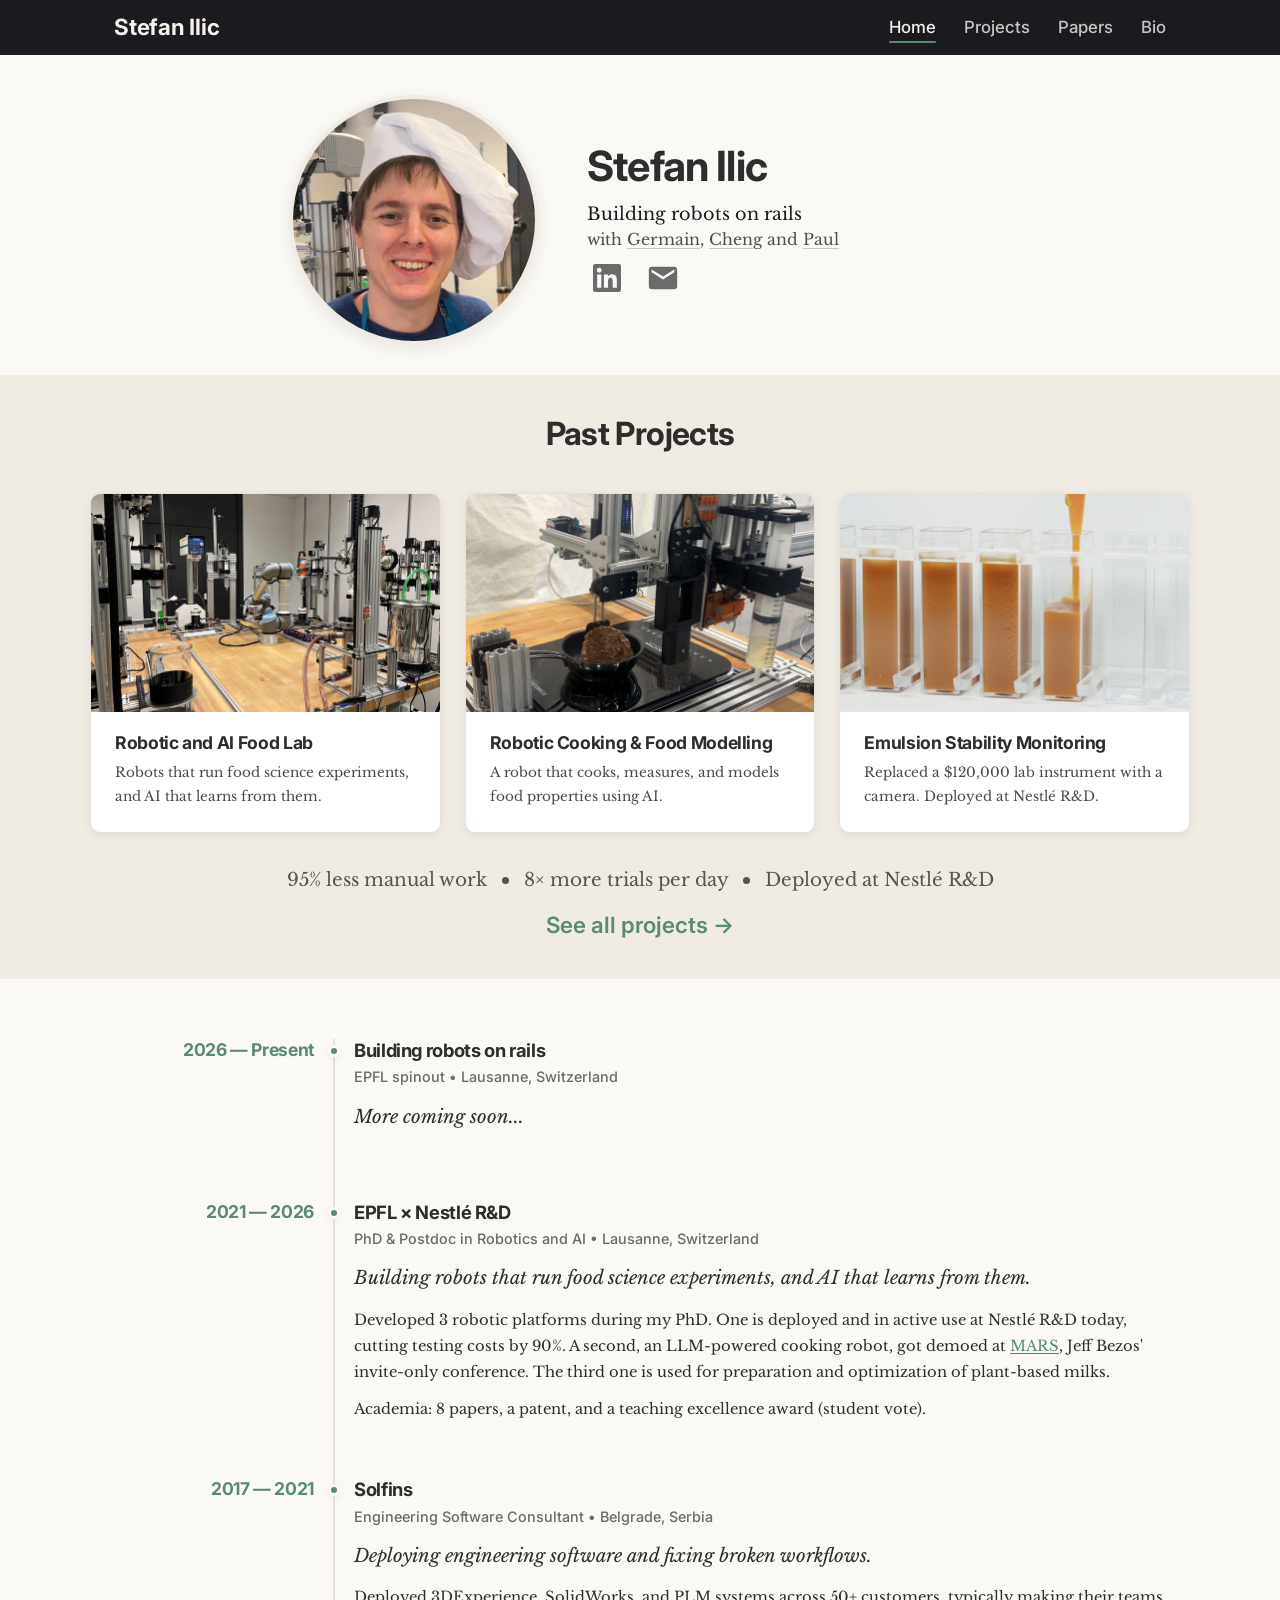
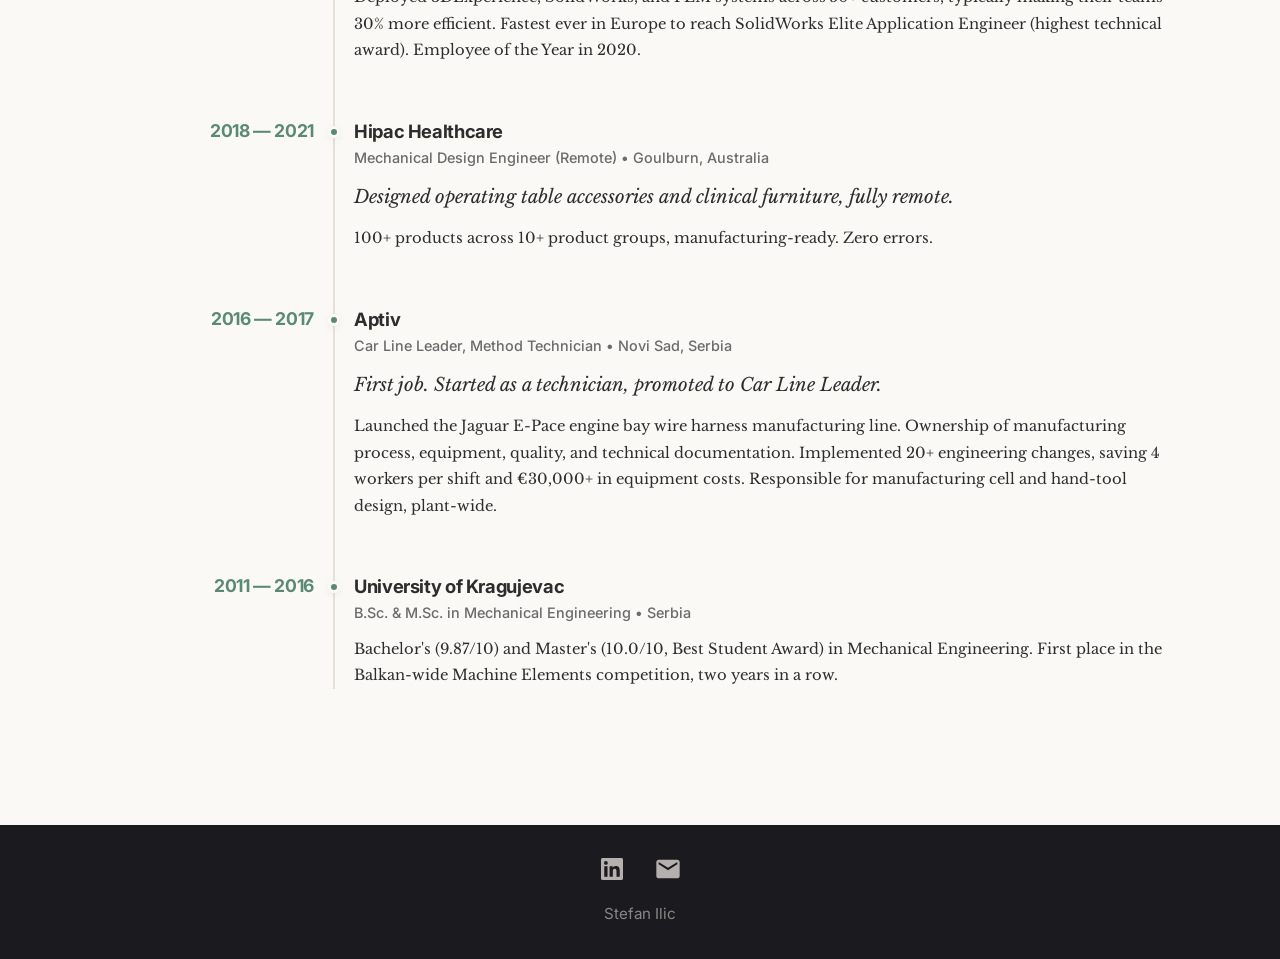
<file: index.html>
<!DOCTYPE html>
<html lang="en">
<head>
  <meta charset="UTF-8">
  <meta name="viewport" content="width=device-width, initial-scale=1.0">
  <title>Stefan Ilic</title>
  <meta name="description" content="Stefan Ilic — PhD & Postdoc in Robotics at EPFL, building robotic food labs with Nestlé R&D. Previously mechanical engineer, CAD consultant, and manufacturing line leader.">
  <meta property="og:title" content="Stefan Ilic — Robotics Researcher">
  <meta property="og:description" content="Teaching robots to cook. PhD & Postdoc at EPFL × Nestlé R&D.">
  <meta property="og:type" content="website">
  <link rel="icon" href="favicon.svg" type="image/svg+xml">
  <link rel="preconnect" href="https://fonts.googleapis.com">
  <link rel="preconnect" href="https://fonts.gstatic.com" crossorigin>
  <link href="https://fonts.googleapis.com/css2?family=Inter:wght@400;500;600;700&family=Libre+Baskerville:ital,wght@0,400;0,700;1,400&display=swap" rel="stylesheet">
  <link rel="stylesheet" href="styles.css">
</head>
<body>

  <!-- Navbar -->
  <nav class="navbar" role="navigation" aria-label="Main navigation">
    <div class="navbar-inner">
      <a href="index.html" class="navbar-brand">Stefan Ilic</a>
      <button class="hamburger" aria-label="Toggle navigation menu" aria-expanded="false">
        <span></span><span></span><span></span>
      </button>
      <ul class="navbar-links">
        <li><a href="index.html" class="active">Home</a></li>
        <li><a href="projects.html">Projects</a></li>
        <li><a href="papers.html">Papers</a></li>
        <li><a href="bio.html">Bio</a></li>
      </ul>
    </div>
  </nav>

  <main>
    <!-- Hero -->
    <section class="hero">
      <div class="hero-inner">
        <img src="images/profile.jpg" alt="Stefan Ilic" class="hero-photo">
        <div class="hero-text">
          <h1 class="hero-name">Stefan Ilic</h1>
          <p class="hero-tagline">Building robots on rails<br><span class="hero-team">with <a href="https://germainmeyer.com/" target="_blank" rel="noopener">Germain</a>, <a href="https://www.linkedin.com/in/cheng-pan-360a30188/" target="_blank" rel="noopener">Cheng</a> and <a href="https://www.linkedin.com/in/hung-hon-cheng-b24233254/" target="_blank" rel="noopener">Paul</a></span></p>
          <div class="hero-socials">
            <a href="https://www.linkedin.com/in/stefan-ilic-ch" aria-label="LinkedIn" target="_blank" rel="noopener">
              <svg viewBox="0 0 24 24"><path d="M20.447 20.452h-3.554v-5.569c0-1.328-.027-3.037-1.852-3.037-1.853 0-2.136 1.445-2.136 2.939v5.667H9.351V9h3.414v1.561h.046c.477-.9 1.637-1.85 3.37-1.85 3.601 0 4.267 2.37 4.267 5.455v6.286zM5.337 7.433a2.062 2.062 0 01-2.063-2.065 2.064 2.064 0 112.063 2.065zm1.782 13.019H3.555V9h3.564v11.452zM22.225 0H1.771C.792 0 0 .774 0 1.729v20.542C0 23.227.792 24 1.771 24h20.451C23.2 24 24 23.227 24 22.271V1.729C24 .774 23.2 0 22.222 0h.003z"/></svg>
            </a>
            <a href="mailto:stefan.ilic@epfl.ch" aria-label="Email">
              <svg viewBox="0 0 24 24"><path d="M20 4H4c-1.1 0-2 .9-2 2v12c0 1.1.9 2 2 2h16c1.1 0 2-.9 2-2V6c0-1.1-.9-2-2-2zm0 4l-8 5-8-5V6l8 5 8-5v2z"/></svg>
            </a>
          </div>
        </div>
      </div>
    </section>

    <!-- Past Projects -->
    <section class="building-section">
      <h2>Past Projects</h2>
      <div class="building-grid">

        <a href="projects.html#foodlab" class="building-card">
          <img src="images/foodlab.jpg" alt="Robotic food lab with UR5 robot arm" class="building-card-img" width="1400" height="875" loading="lazy">
          <h3>Robotic and AI Food Lab</h3>
          <p>Robots that run food science experiments, and AI that learns from them.</p>
        </a>

        <a href="projects.html#cooking" class="building-card">
          <img src="images/cooking.jpg" alt="Robotic cooking and food modelling system" class="building-card-img" width="1400" height="875" loading="lazy">
          <h3>Robotic Cooking &amp; Food Modelling</h3>
          <p>A robot that cooks, measures, and models food properties using AI.</p>
        </a>

        <a href="projects.html#emulsion" class="building-card">
          <img src="images/cv_stability.jpg" alt="Computer vision emulsion stability system" class="building-card-img" width="1400" height="875" loading="lazy">
          <h3>Emulsion Stability Monitoring</h3>
          <p>Replaced a $120,000 lab instrument with a camera. Deployed at Nestl&eacute; R&amp;D.</p>
        </a>

      </div>
      <p class="building-stats">95% less manual work &nbsp;&nbsp;<span class="stats-dot"></span>&nbsp;&nbsp; 8&times; more trials per day &nbsp;&nbsp;<span class="stats-dot"></span>&nbsp;&nbsp; Deployed at Nestl&eacute; R&amp;D</p>
      <p class="building-more"><a href="projects.html">See all projects &rarr;</a></p>
    </section>

    <!-- Timeline -->
    <section class="timeline-section">
      <div class="timeline container">

        <div class="timeline-entry">
          <span class="timeline-year">2026 &mdash; Present</span>
          <div class="timeline-marker"></div>
          <div class="timeline-content">
            <h3 class="timeline-title">Building robots on rails</h3>
            <p class="timeline-subtitle">EPFL spinout &bull; Lausanne, Switzerland</p>
            <p class="timeline-text timeline-lead">More coming soon...</p>
          </div>
        </div>

        <div class="timeline-entry">
          <span class="timeline-year">2021 &mdash; 2026</span>
          <div class="timeline-marker"></div>
          <div class="timeline-content">
            <h3 class="timeline-title">EPFL &times; Nestl&eacute; R&amp;D</h3>
            <p class="timeline-subtitle">PhD &amp; Postdoc in Robotics and AI &bull; Lausanne, Switzerland</p>
            <p class="timeline-text timeline-lead">
              Building robots that run food science experiments, and AI that learns from them.
            </p>
            <p class="timeline-text">
              Developed 3 robotic platforms during my PhD. One is deployed and in active use at Nestl&eacute; R&amp;D today, cutting testing costs by 90%. A second, an LLM-powered cooking robot, got demoed at <a href="https://marsconference.com/" target="_blank" rel="noopener">MARS</a>, Jeff Bezos' invite-only conference. The third one is used for preparation and optimization of plant-based milks.
            </p>
            <p class="timeline-text">
              Academia: 8 papers, a patent, and a teaching excellence award (student vote).
            </p>
          </div>
        </div>

        <div class="timeline-entry">
          <span class="timeline-year">2017 &mdash; 2021</span>
          <div class="timeline-marker"></div>
          <div class="timeline-content">
            <h3 class="timeline-title">Solfins</h3>
            <p class="timeline-subtitle">Engineering Software Consultant &bull; Belgrade, Serbia</p>
            <p class="timeline-text timeline-lead">
              Deploying engineering software and fixing broken workflows.
            </p>
            <p class="timeline-text">
              Deployed 3DExperience, SolidWorks, and PLM systems across 50+ customers, typically making their teams 30% more efficient. Fastest ever in Europe to reach SolidWorks Elite Application Engineer (highest technical award). Employee of the Year in 2020.
            </p>
          </div>
        </div>

        <div class="timeline-entry">
          <span class="timeline-year">2018 &mdash; 2021</span>
          <div class="timeline-marker"></div>
          <div class="timeline-content">
            <h3 class="timeline-title">Hipac Healthcare</h3>
            <p class="timeline-subtitle">Mechanical Design Engineer (Remote) &bull; Goulburn, Australia</p>
            <p class="timeline-text timeline-lead">
              Designed operating table accessories and clinical furniture, fully remote.
            </p>
            <p class="timeline-text">
              100+ products across 10+ product groups, manufacturing-ready. Zero errors.
            </p>
          </div>
        </div>

        <div class="timeline-entry">
          <span class="timeline-year">2016 &mdash; 2017</span>
          <div class="timeline-marker"></div>
          <div class="timeline-content">
            <h3 class="timeline-title">Aptiv</h3>
            <p class="timeline-subtitle">Car Line Leader, Method Technician &bull; Novi Sad, Serbia</p>
            <p class="timeline-text timeline-lead">
              First job. Started as a technician, promoted to Car Line Leader.
            </p>
            <p class="timeline-text">
              Launched the Jaguar E-Pace engine bay wire harness manufacturing line. Ownership of manufacturing process, equipment, quality, and technical documentation. Implemented 20+ engineering changes, saving 4 workers per shift and &euro;30,000+ in equipment costs. Responsible for manufacturing cell and hand-tool design, plant-wide.
            </p>
          </div>
        </div>

        <div class="timeline-entry">
          <span class="timeline-year">2011 &mdash; 2016</span>
          <div class="timeline-marker"></div>
          <div class="timeline-content">
            <h3 class="timeline-title">University of Kragujevac</h3>
            <p class="timeline-subtitle">B.Sc. &amp; M.Sc. in Mechanical Engineering &bull; Serbia</p>
            <p class="timeline-text">
              Bachelor's (9.87/10) and Master's (10.0/10, Best Student Award) in Mechanical Engineering. First place in the Balkan-wide Machine Elements competition, two years in a row.
            </p>
          </div>
        </div>

      </div>
    </section>

  </main>

  <!-- Footer -->
  <footer class="footer">
    <div class="footer-socials">
      <a href="https://www.linkedin.com/in/stefan-ilic-ch" aria-label="LinkedIn" target="_blank" rel="noopener">
        <svg viewBox="0 0 24 24"><path d="M20.447 20.452h-3.554v-5.569c0-1.328-.027-3.037-1.852-3.037-1.853 0-2.136 1.445-2.136 2.939v5.667H9.351V9h3.414v1.561h.046c.477-.9 1.637-1.85 3.37-1.85 3.601 0 4.267 2.37 4.267 5.455v6.286zM5.337 7.433a2.062 2.062 0 01-2.063-2.065 2.064 2.064 0 112.063 2.065zm1.782 13.019H3.555V9h3.564v11.452zM22.225 0H1.771C.792 0 0 .774 0 1.729v20.542C0 23.227.792 24 1.771 24h20.451C23.2 24 24 23.227 24 22.271V1.729C24 .774 23.2 0 22.222 0h.003z"/></svg>
      </a>
      <a href="mailto:stefan.ilic@epfl.ch" aria-label="Email">
        <svg viewBox="0 0 24 24"><path d="M20 4H4c-1.1 0-2 .9-2 2v12c0 1.1.9 2 2 2h16c1.1 0 2-.9 2-2V6c0-1.1-.9-2-2-2zm0 4l-8 5-8-5V6l8 5 8-5v2z"/></svg>
      </a>
    </div>
    <p class="footer-copy">Stefan Ilic</p>
  </footer>

  <script src="script.js"></script>
</body>
</html>
</file>
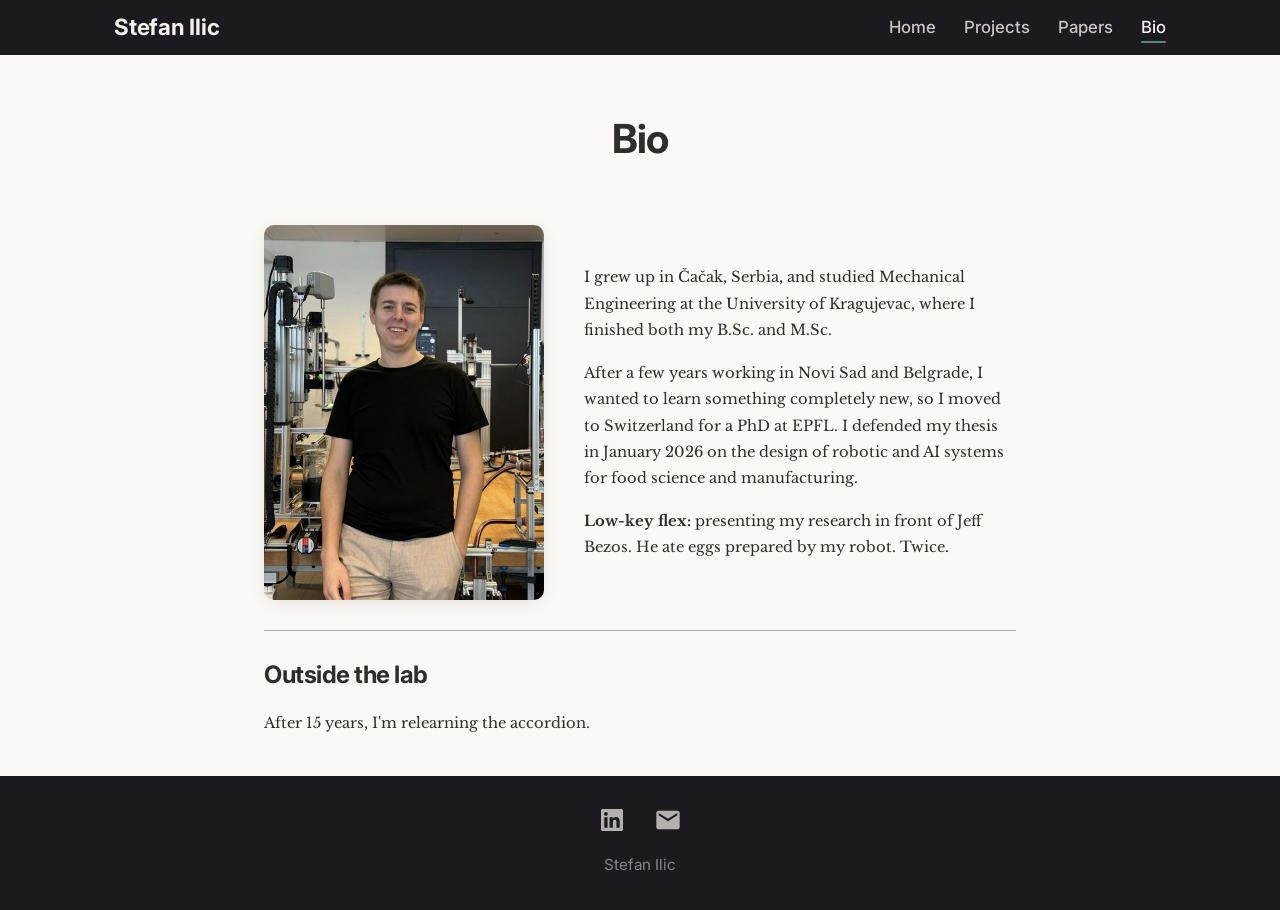
<file: bio.html>
<!DOCTYPE html>
<html lang="en">
<head>
  <meta charset="UTF-8">
  <meta name="viewport" content="width=device-width, initial-scale=1.0">
  <title>Stefan Ilic / Bio</title>
  <meta name="description" content="About Stefan Ilic — robotics researcher, mechanical engineer, and accordion player.">
  <meta property="og:title" content="Stefan Ilic / Bio">
  <meta property="og:description" content="About Stefan Ilic — the person behind the robots.">
  <meta property="og:type" content="website">
  <link rel="icon" href="favicon.svg" type="image/svg+xml">
  <link rel="preconnect" href="https://fonts.googleapis.com">
  <link rel="preconnect" href="https://fonts.gstatic.com" crossorigin>
  <link href="https://fonts.googleapis.com/css2?family=Inter:wght@400;500;600;700&family=Libre+Baskerville:ital,wght@0,400;0,700;1,400&display=swap" rel="stylesheet">
  <link rel="stylesheet" href="styles.css">
</head>
<body>

  <!-- Navbar -->
  <nav class="navbar" role="navigation" aria-label="Main navigation">
    <div class="navbar-inner">
      <a href="index.html" class="navbar-brand">Stefan Ilic</a>
      <button class="hamburger" aria-label="Toggle navigation menu" aria-expanded="false">
        <span></span><span></span><span></span>
      </button>
      <ul class="navbar-links">
        <li><a href="index.html">Home</a></li>
        <li><a href="projects.html">Projects</a></li>
        <li><a href="papers.html">Papers</a></li>
        <li><a href="bio.html" class="active">Bio</a></li>
      </ul>
    </div>
  </nav>

  <main>
    <section class="page-header">
      <h1>Bio</h1>
    </section>

    <section class="bio-section container--narrow">
      <div class="bio-intro">
        <img src="images/bio-photo.jpg" alt="Stefan Ilic" class="bio-photo" loading="lazy">
        <div class="bio-prose">
          <p>I grew up in &#268;a&#269;ak, Serbia, and studied Mechanical Engineering at the University of Kragujevac, where I finished both my B.Sc. and M.Sc.</p>
          <p>After a few years working in Novi Sad and Belgrade, I wanted to learn something completely new, so I moved to Switzerland for a PhD at EPFL. I defended my thesis in January 2026 on the design of robotic and AI systems for food science and manufacturing.</p>
          <p><strong>Low-key flex:</strong> presenting my research in front of Jeff Bezos. He ate eggs prepared by my robot. Twice.</p>
        </div>
      </div>

      <div class="bio-fun">
        <h2>Outside the lab</h2>
        <p>After 15 years, I'm relearning the accordion.</p>
      </div>
    </section>
  </main>

  <!-- Footer -->
  <footer class="footer">
    <div class="footer-socials">
      <a href="https://www.linkedin.com/in/stefan-ilic-ch" aria-label="LinkedIn" target="_blank" rel="noopener">
        <svg viewBox="0 0 24 24"><path d="M20.447 20.452h-3.554v-5.569c0-1.328-.027-3.037-1.852-3.037-1.853 0-2.136 1.445-2.136 2.939v5.667H9.351V9h3.414v1.561h.046c.477-.9 1.637-1.85 3.37-1.85 3.601 0 4.267 2.37 4.267 5.455v6.286zM5.337 7.433a2.062 2.062 0 01-2.063-2.065 2.064 2.064 0 112.063 2.065zm1.782 13.019H3.555V9h3.564v11.452zM22.225 0H1.771C.792 0 0 .774 0 1.729v20.542C0 23.227.792 24 1.771 24h20.451C23.2 24 24 23.227 24 22.271V1.729C24 .774 23.2 0 22.222 0h.003z"/></svg>
      </a>
      <a href="mailto:stefan.ilic@epfl.ch" aria-label="Email">
        <svg viewBox="0 0 24 24"><path d="M20 4H4c-1.1 0-2 .9-2 2v12c0 1.1.9 2 2 2h16c1.1 0 2-.9 2-2V6c0-1.1-.9-2-2-2zm0 4l-8 5-8-5V6l8 5 8-5v2z"/></svg>
      </a>
    </div>
    <p class="footer-copy">Stefan Ilic</p>
  </footer>

  <script src="script.js"></script>
</body>
</html>
</file>
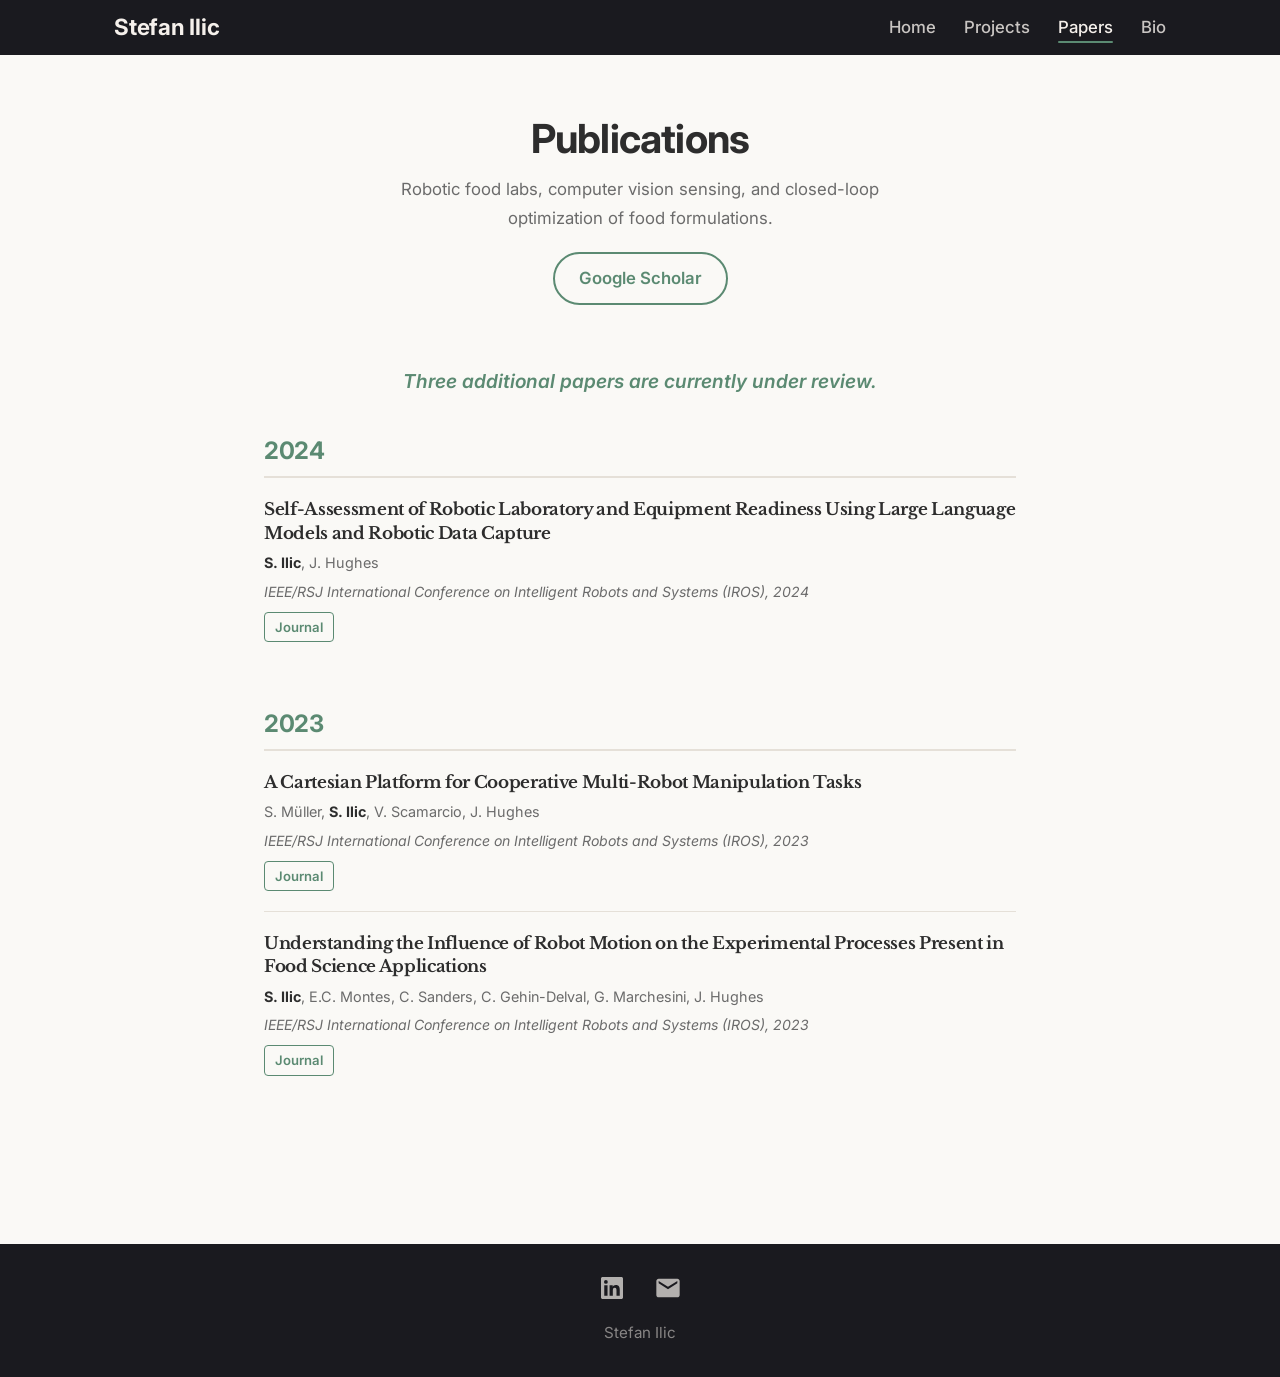
<file: papers.html>
<!DOCTYPE html>
<html lang="en">
<head>
  <meta charset="UTF-8">
  <meta name="viewport" content="width=device-width, initial-scale=1.0">
  <title>Stefan Ilic / Papers</title>
  <meta name="description" content="Scientific publications by Stefan Ilic — robotic food laboratories, computer vision sensing, and closed-loop optimization.">
  <meta property="og:title" content="Papers — Stefan Ilic">
  <meta property="og:description" content="Publications on robotic food labs, computer vision, and closed-loop optimization of food formulations.">
  <meta property="og:type" content="website">
  <link rel="icon" href="favicon.svg" type="image/svg+xml">
  <link rel="preconnect" href="https://fonts.googleapis.com">
  <link rel="preconnect" href="https://fonts.gstatic.com" crossorigin>
  <link href="https://fonts.googleapis.com/css2?family=Inter:wght@400;500;600;700&family=Libre+Baskerville:ital,wght@0,400;0,700;1,400&display=swap" rel="stylesheet">
  <link rel="stylesheet" href="styles.css">
</head>
<body>

  <!-- Navbar -->
  <nav class="navbar" role="navigation" aria-label="Main navigation">
    <div class="navbar-inner">
      <a href="index.html" class="navbar-brand">Stefan Ilic</a>
      <button class="hamburger" aria-label="Toggle navigation menu" aria-expanded="false">
        <span></span><span></span><span></span>
      </button>
      <ul class="navbar-links">
        <li><a href="index.html">Home</a></li>
        <li><a href="projects.html">Projects</a></li>
        <li><a href="papers.html" class="active">Papers</a></li>
        <li><a href="bio.html">Bio</a></li>
      </ul>
    </div>
  </nav>

  <main>
    <section class="page-header">
      <h1>Publications</h1>
      <p>Robotic food labs, computer vision sensing, and closed-loop optimization of food formulations.</p>
    </section>

    <div class="scholar-link">
      <a href="https://scholar.google.com/citations?user=HRpE92MAAAAJ&amp;hl=en" target="_blank" rel="noopener">Google Scholar</a>
    </div>

    <section class="papers-section container--narrow">

      <p class="papers-note">Three additional papers are currently under review.</p>

      <!-- 2024 -->
      <div class="papers-year-group">
        <h2 class="papers-year">2024</h2>

        <article class="paper-entry">
          <h3 class="paper-title">
Self-Assessment of Robotic Laboratory and Equipment Readiness Using Large Language Models and Robotic Data Capture
          </h3>
          <p class="paper-authors"><strong>S. Ilic</strong>, J. Hughes</p>
          <p class="paper-venue">IEEE/RSJ International Conference on Intelligent Robots and Systems (IROS), 2024</p>
          <div class="paper-links">
            <a href="https://ieeexplore.ieee.org/abstract/document/10802667" target="_blank" rel="noopener">Journal</a>
          </div>
        </article>

      </div>

      <!-- 2023 -->
      <div class="papers-year-group">
        <h2 class="papers-year">2023</h2>

        <article class="paper-entry">
          <h3 class="paper-title">
A Cartesian Platform for Cooperative Multi-Robot Manipulation Tasks
          </h3>
          <p class="paper-authors">S. M&uuml;ller, <strong>S. Ilic</strong>, V. Scamarcio, J. Hughes</p>
          <p class="paper-venue">IEEE/RSJ International Conference on Intelligent Robots and Systems (IROS), 2023</p>
          <div class="paper-links">
            <a href="https://ieeexplore.ieee.org/abstract/document/10342469" target="_blank" rel="noopener">Journal</a>
          </div>
        </article>

        <article class="paper-entry">
          <h3 class="paper-title">
Understanding the Influence of Robot Motion on the Experimental Processes Present in Food Science Applications
          </h3>
          <p class="paper-authors"><strong>S. Ilic</strong>, E.C. Montes, C. Sanders, C. Gehin-Delval, G. Marchesini, J. Hughes</p>
          <p class="paper-venue">IEEE/RSJ International Conference on Intelligent Robots and Systems (IROS), 2023</p>
          <div class="paper-links">
            <a href="https://ieeexplore.ieee.org/abstract/document/10341710" target="_blank" rel="noopener">Journal</a>
          </div>
        </article>
      </div>


    </section>
  </main>

  <!-- Footer -->
  <footer class="footer">
    <div class="footer-socials">
      <a href="https://www.linkedin.com/in/stefan-ilic-ch" aria-label="LinkedIn" target="_blank" rel="noopener">
        <svg viewBox="0 0 24 24"><path d="M20.447 20.452h-3.554v-5.569c0-1.328-.027-3.037-1.852-3.037-1.853 0-2.136 1.445-2.136 2.939v5.667H9.351V9h3.414v1.561h.046c.477-.9 1.637-1.85 3.37-1.85 3.601 0 4.267 2.37 4.267 5.455v6.286zM5.337 7.433a2.062 2.062 0 01-2.063-2.065 2.064 2.064 0 112.063 2.065zm1.782 13.019H3.555V9h3.564v11.452zM22.225 0H1.771C.792 0 0 .774 0 1.729v20.542C0 23.227.792 24 1.771 24h20.451C23.2 24 24 23.227 24 22.271V1.729C24 .774 23.2 0 22.222 0h.003z"/></svg>
      </a>
      <a href="mailto:stefan.ilic@epfl.ch" aria-label="Email">
        <svg viewBox="0 0 24 24"><path d="M20 4H4c-1.1 0-2 .9-2 2v12c0 1.1.9 2 2 2h16c1.1 0 2-.9 2-2V6c0-1.1-.9-2-2-2zm0 4l-8 5-8-5V6l8 5 8-5v2z"/></svg>
      </a>
    </div>
    <p class="footer-copy">Stefan Ilic</p>
  </footer>

  <script src="script.js"></script>
</body>
</html>
</file>
<file: styles.css>
/* ============================================
   Stefan Ilic — Personal Website
   ============================================ */

/* --- CSS Reset & Variables --- */
*, *::before, *::after {
  margin: 0;
  padding: 0;
  box-sizing: border-box;
}

:root {
  --bg-primary: #FAF9F6;
  --bg-secondary: #F0EBE3;
  --bg-dark: #2C2C34;
  --text-primary: #2D2D2D;
  --text-secondary: #6B6B6B;
  --text-on-dark: #F5F0EB;
  --accent: #5B8A72;
  --accent-hover: #4A7360;
  --shadow-sm: 0 2px 8px rgba(0,0,0,0.06);
  --shadow-md: 0 4px 16px rgba(0,0,0,0.08);
  --border: #E5E0D8;
  --radius: 10px;
  --nav-height: 55px;
}

html {
  scroll-behavior: smooth;
}

body {
  font-family: 'Inter', 'Helvetica Neue', sans-serif;
  font-size: 17px;
  line-height: 1.7;
  color: var(--text-primary);
  background: var(--bg-primary);
  -webkit-font-smoothing: antialiased;
  min-height: 100vh;
  display: flex;
  flex-direction: column;
}

h1, h2, h3, h4, h5, h6 {
  font-family: 'Inter', 'Helvetica Neue', sans-serif;
  letter-spacing: -0.02em;
  line-height: 1.2;
}

a {
  color: var(--accent);
  text-decoration: none;
  transition: color 0.2s ease;
}

a:hover {
  color: var(--accent-hover);
}

img {
  max-width: 100%;
  height: auto;
}

/* --- Navbar --- */
.navbar {
  position: fixed;
  top: 0;
  left: 0;
  right: 0;
  height: var(--nav-height);
  background: #1a1a1f;
  z-index: 1000;
  transition: box-shadow 0.3s ease;
  display: flex;
  align-items: center;
  justify-content: center;
}

.navbar.scrolled {
  box-shadow: 0 2px 20px rgba(0,0,0,0.15);
}

.navbar-inner {
  width: 100%;
  max-width: 1100px;
  padding: 0 24px;
  display: flex;
  align-items: center;
  justify-content: space-between;
}

.navbar-brand {
  font-size: 1.4rem;
  font-weight: 700;
  color: var(--text-on-dark);
  text-decoration: none;
  letter-spacing: -0.01em;
}

.navbar-brand:hover {
  color: #fff;
}

.navbar-links {
  display: flex;
  gap: 28px;
  list-style: none;
}

.navbar-links a {
  font-size: 1.05rem;
  font-weight: 500;
  color: var(--text-on-dark);
  text-decoration: none;
  padding: 4px 0;
  position: relative;
  opacity: 0.8;
  transition: opacity 0.2s ease;
}

.navbar-links a:hover,
.navbar-links a.active {
  opacity: 1;
}

.navbar-links a.active::after {
  content: '';
  position: absolute;
  bottom: -2px;
  left: 0;
  right: 0;
  height: 2px;
  background: var(--accent);
  border-radius: 1px;
}

.hamburger {
  display: none;
  flex-direction: column;
  gap: 5px;
  cursor: pointer;
  background: none;
  border: none;
  padding: 4px;
}

.hamburger span {
  display: block;
  width: 24px;
  height: 2px;
  background: var(--text-on-dark);
  border-radius: 2px;
  transition: transform 0.3s ease, opacity 0.3s ease;
}

.hamburger.open span:nth-child(1) {
  transform: translateY(7px) rotate(45deg);
}

.hamburger.open span:nth-child(2) {
  opacity: 0;
}

.hamburger.open span:nth-child(3) {
  transform: translateY(-7px) rotate(-45deg);
}

/* --- Main Content --- */
main {
  margin-top: var(--nav-height);
  flex: 1;
}

.container {
  max-width: 1100px;
  margin: 0 auto;
  padding: 0 24px;
}

.container--narrow {
  max-width: 800px;
  margin: 0 auto;
  padding: 0 24px;
}

/* --- Hero Section (Karpathy-style) --- */
.hero {
  padding: 40px 24px 30px;
  max-width: 750px;
  margin: 0 auto;
}

.hero-inner {
  display: flex;
  align-items: center;
  gap: 48px;
}

.hero-photo {
  width: 250px;
  height: 250px;
  border-radius: 50%;
  object-fit: cover;
  object-position: 55% center;
  border: 4px solid var(--bg-secondary);
  box-shadow: var(--shadow-md);
  flex-shrink: 0;
}

.hero-text {
  flex: 1;
  display: flex;
  flex-direction: column;
  justify-content: center;
}

.hero-name {
  font-size: 2.6rem;
  font-weight: 700;
  margin-bottom: 10px;
  color: var(--text-primary);
}

.hero-tagline {
  font-family: 'Libre Baskerville', Georgia, serif;
  font-size: 1.1rem;
  color: #1a1a1f;
  line-height: 1.4;
  margin-bottom: 6px;
}

.hero-team {
  font-size: 0.9em;
  color: #4F4F4F;
}

.hero-team a {
  color: inherit;
  text-decoration: underline;
  text-decoration-color: rgba(107, 107, 107, 0.35);
  text-underline-offset: 3px;
}

.hero-team a:hover {
  color: var(--accent);
  text-decoration-color: var(--accent);
}

.hero-affiliation {
  font-family: 'Libre Baskerville', Georgia, serif;
  font-size: 1.1rem;
  color: var(--text-primary);
  line-height: 1.7;
  margin-bottom: 10px;
  opacity: 0.7;
}

.hero-socials {
  display: flex;
  gap: 16px;
  flex-wrap: wrap;
  align-items: center;
}

.hero-socials a {
  display: flex;
  align-items: center;
  justify-content: center;
  width: 40px;
  height: 40px;
  border-radius: 50%;
  color: var(--text-secondary);
  transition: all 0.2s ease;
}

.hero-socials a:hover {
  color: var(--text-primary);
  transform: translateY(-2px);
}

.hero-socials svg {
  width: 28px;
  height: 28px;
  fill: currentColor;
}

.hero-socials a:last-child svg {
  width: 34px;
  height: 34px;
}

/* --- What I'm Building --- */
.building-section {
  padding: 40px 24px 35px;
  background: var(--bg-secondary);
}

.building-section h2 {
  text-align: center;
  font-size: 2rem;
  margin-bottom: 40px;
  color: var(--text-primary);
}

.building-grid {
  display: grid;
  grid-template-columns: repeat(3, 1fr);
  gap: 24px;
  max-width: 1100px;
  margin: 0 auto;
}

.building-card {
  background: #fff;
  border-radius: var(--radius);
  overflow: hidden;
  border: 1px solid var(--border);
  box-shadow: var(--shadow-sm);
  transition: transform 0.2s ease, box-shadow 0.2s ease;
  text-decoration: none;
  display: block;
}

.building-card:hover {
  transform: translateY(-7px);
  box-shadow: var(--shadow-md);
}

.building-card-img {
  width: 100%;
  aspect-ratio: 16 / 10;
  object-fit: cover;
  display: block;
}

.building-card h3 {
  font-size: 1.1rem;
  font-weight: 700;
  color: var(--text-primary);
  margin: 20px 24px 8px;
}

.building-card p {
  font-family: 'Libre Baskerville', Georgia, serif;
  font-size: 0.85rem;
  color: #4a4a4a;
  line-height: 1.7;
  margin: 0 24px 24px;
}

.building-stats {
  text-align: center;
  font-family: 'Libre Baskerville', Georgia, serif;
  font-size: 1.15rem;
  color: #555555;
  margin-top: 32px;
  line-height: 1.6;
}

.stats-dot {
  display: inline-block;
  width: 7px;
  height: 7px;
  background: #555555;
  border-radius: 50%;
  vertical-align: middle;
}

.building-more {
  text-align: center;
  margin-top: 12px;
}

.building-more a {
  font-size: 1.40rem;
  font-weight: 600;
  color: var(--accent);
}

.building-more a:hover {
  color: var(--accent-hover);
}

/* --- Timeline --- */
.timeline-section {
  padding: 60px 24px 80px;
}

.timeline {
  position: relative;
  max-width: 1100px;
}

.timeline-entry {
  display: grid;
  grid-template-columns: 200px 20px 1fr;
  gap: 0 10px;
  padding-bottom: 56px;
  position: relative;
}

.timeline-year {
  font-size: 1.1rem;
  font-weight: 700;
  color: var(--accent);
  text-align: right;
  padding-top: 0;
  line-height: 1.3;
  letter-spacing: -0.02em;
}

.timeline-marker {
  position: relative;
  display: flex;
  justify-content: center;
}

.timeline-marker::before {
  content: '';
  position: absolute;
  top: 0;
  bottom: -56px;
  width: 2px;
  background: var(--border);
}

.timeline-entry:last-child .timeline-marker::before {
  bottom: 0;
}

.timeline-marker::after {
  content: '';
  position: relative;
  top: 6px;
  width: 12px;
  height: 12px;
  background: var(--accent);
  border: 3px solid var(--bg-primary);
  border-radius: 50%;
  box-shadow: var(--shadow-sm);
  z-index: 1;
  flex-shrink: 0;
}

.timeline-content {
  padding-top: 0;
}

.timeline-title {
  font-size: 1.15rem;
  font-weight: 700;
  margin-bottom: 4px;
  color: var(--text-primary);
}

.timeline-subtitle {
  font-size: 0.9rem;
  font-weight: 500;
  color: var(--text-secondary);
  margin-bottom: 10px;
}

.timeline-text {
  font-family: 'Libre Baskerville', Georgia, serif;
  font-size: 0.92rem;
  color: var(--text-primary);
  line-height: 1.8;
}

.timeline-lead {
  font-size: 1.15rem;
  font-style: italic;
  color: var(--text-primary);
  margin-bottom: 12px;
}

.timeline-text + .timeline-text {
  margin-top: 10px;
}

.timeline-text a {
  text-decoration: underline;
  text-decoration-color: var(--accent);
  text-underline-offset: 2px;
}

/* --- Portfolio Gallery --- */
.portfolio-section {
  padding: 80px 24px 100px;
  background: var(--bg-secondary);
  border-top: 1px solid var(--border);
}

.portfolio-header {
  text-align: center;
  max-width: 600px;
  margin: 0 auto 48px;
}

.portfolio-header h2 {
  font-size: 1.8rem;
  font-weight: 700;
  color: var(--text-primary);
  margin-bottom: 12px;
}

.portfolio-header p {
  font-size: 0.95rem;
  color: var(--text-secondary);
  line-height: 1.6;
}

.portfolio-grid {
  display: grid;
  grid-template-columns: repeat(3, 1fr);
  gap: 16px;
  max-width: 1100px;
  margin: 0 auto;
}

.portfolio-item {
  position: relative;
  border-radius: var(--radius);
  overflow: hidden;
  background: var(--bg-dark);
  aspect-ratio: 4 / 3;
  cursor: pointer;
}

.portfolio-item img {
  width: 100%;
  height: 100%;
  object-fit: cover;
  display: block;
  transition: transform 0.3s ease;
}

.portfolio-item:hover img {
  transform: scale(1.05);
}

.portfolio-caption {
  position: absolute;
  bottom: 0;
  left: 0;
  right: 0;
  padding: 12px 16px;
  background: linear-gradient(transparent, rgba(0,0,0,0.7));
  color: #fff;
  font-size: 0.82rem;
  font-weight: 500;
  opacity: 0;
  transition: opacity 0.3s ease;
}

.portfolio-item:hover .portfolio-caption {
  opacity: 1;
}

/* --- Page Header (Projects / Papers) --- */
.page-header {
  text-align: center;
  padding: 60px 24px 40px;
}

.page-header h1 {
  font-size: 2.5rem;
  margin-bottom: 12px;
}

.page-header p {
  font-size: 1.05rem;
  color: var(--text-secondary);
  max-width: 550px;
  margin: 0 auto;
}

.page-header--compact {
  text-align: center;
  max-width: none;
  padding: 14px 24px 12px;
  background: var(--bg-secondary);
}

.page-header--compact > .page-header-accent {
  max-width: 800px;
  margin: 0 auto;
}

.page-header--compact h1 {
  font-size: 1.6rem;
  font-weight: 600;
  color: var(--text-secondary);
  margin-bottom: 10px;
}

.page-header--compact h1::after {
  content: '';
  display: block;
  width: 40px;
  height: 2px;
  background: var(--accent);
  margin: 10px auto 0;
  border-radius: 2px;
}

.page-header--compact p {
  font-family: 'Libre Baskerville', Georgia, serif;
  font-size: 1rem;
  line-height: 1.7;
  margin: 0;
  max-width: none;
}


/* --- Project Sections (scrollable, alternating) --- */
.project-section {
  padding: 40px 24px;
  scroll-margin-top: var(--nav-height);
}

.project-section--light {
  background: var(--bg-primary);
}

.project-section--dark {
  background: var(--bg-secondary);
}

.project-section-inner {
  max-width: 800px;
  margin: 0 auto;
}

.project-section h2 {
  font-size: 2rem;
  font-weight: 700;
  margin-bottom: 20px;
  color: var(--text-primary);
  text-align: center;
}

.project-video {
  position: relative;
  width: 100%;
  padding-bottom: 56.25%;
  margin-bottom: 20px;
  border-radius: var(--radius);
  overflow: hidden;
  box-shadow: var(--shadow-md);
  background: var(--bg-dark);
}

.project-video iframe {
  position: absolute;
  top: 0;
  left: 0;
  width: 100%;
  height: 100%;
}

.video-lazy {
  cursor: pointer;
}

.video-lazy img {
  position: absolute;
  top: 0;
  left: 0;
  width: 100%;
  height: 100%;
  object-fit: cover;
}

.video-play {
  position: absolute;
  top: 50%;
  left: 50%;
  transform: translate(-50%, -50%);
  width: 72px;
  height: 72px;
  background: url('images/yticon.png') center / contain no-repeat;
  border: none;
  cursor: pointer;
  z-index: 1;
  transition: opacity 0.2s ease;
  opacity: 0.9;
}

.video-lazy:hover .video-play {
  opacity: 1;
}

.project-desc {
  font-family: 'Libre Baskerville', Georgia, serif;
  font-size: 0.90rem;
  color: var(--text-primary);
  line-height: 1.8;
  margin-bottom: 14px;
  text-align: left;
}

.project-bullets {
  list-style: none;
  padding-left: 25px;
}

.project-bullets li {
  font-family: 'Libre Baskerville', Georgia, serif;
  font-size: 0.90rem;
  color: var(--text-primary);
  padding: 6px 0 6px 20px;
  position: relative;
  line-height: 1.7;
}

.project-bullets li::before {
  content: '';
  position: absolute;
  left: 0;
  top: 13px;
  width: 7px;
  height: 7px;
  background: var(--accent);
  border-radius: 50%;
}

/* --- Papers --- */
.papers-section {
  padding: 20px 24px 100px;
}

.papers-year-group {
  margin-bottom: 48px;
}

.papers-year {
  font-size: 1.5rem;
  font-weight: 700;
  color: var(--accent);
  margin-bottom: 0;
  padding-bottom: 10px;
  border-bottom: 2px solid var(--border);
}

.paper-entry {
  padding: 20px 0;
  border-bottom: 1px solid var(--border);
}

.paper-entry:last-child {
  border-bottom: none;
}

.paper-title {
  font-family: 'Libre Baskerville', Georgia, serif;
  font-size: 1.05rem;
  font-weight: 700;
  margin-bottom: 6px;
  line-height: 1.4;
}

.paper-title a {
  color: var(--text-primary);
}

.paper-title a:hover {
  color: var(--accent);
}

.paper-authors {
  font-size: 0.9rem;
  color: var(--text-secondary);
  margin-bottom: 4px;
}

.paper-authors strong {
  color: var(--text-primary);
}

.paper-venue {
  font-size: 0.88rem;
  color: var(--text-secondary);
  font-style: italic;
  margin-bottom: 8px;
}

.paper-links {
  display: flex;
  gap: 14px;
}

.paper-links a {
  font-size: 0.82rem;
  font-weight: 600;
  color: var(--accent);
  padding: 3px 10px;
  border: 1px solid var(--accent);
  border-radius: 4px;
  transition: all 0.2s ease;
}

.paper-links a:hover {
  background: var(--accent);
  color: #fff;
}

/* --- Bio Page --- */
.bio-section {
  padding: 10px 24px 40px;
}

.bio-intro {
  display: flex;
  gap: 40px;
  align-items: center;
  margin-bottom: 30px;
}

.bio-photo {
  width: 280px;
  border-radius: var(--radius);
  box-shadow: var(--shadow-md);
  flex-shrink: 0;
}

.bio-prose p {
  font-family: 'Libre Baskerville', Georgia, serif;
  font-size: 0.92rem;
  color: var(--text-primary);
  line-height: 1.8;
  margin-bottom: 16px;
}

.bio-prose p:last-child {
  margin-bottom: 0;
}

.bio-fun {
  border-top: 1.7px solid #aaa;
  padding-top: 30px;
}

.bio-fun h2 {
  font-size: 1.5rem;
  margin-bottom: 20px;
  color: var(--text-primary);
}

.bio-fun p {
  font-family: 'Libre Baskerville', Georgia, serif;
  font-size: 0.92rem;
  color: var(--text-primary);
  line-height: 1.8;
  margin-bottom: 16px;
}

.bio-fun p:last-child {
  margin-bottom: 0;
}

@media (max-width: 768px) {
  .bio-intro {
    flex-direction: column;
    gap: 28px;
  }

  .bio-photo {
    width: 100%;
    max-width: 300px;
  }
}

.paper-preprint {
  font-size: 0.82rem;
  font-weight: 600;
  color: var(--accent);
  margin-top: 8px;
}

.scholar-link {
  text-align: center;
  margin-top: -20px;
  margin-bottom: 40px;
}

.papers-note {
  text-align: center;
  font-style: italic;
  font-size: 1.2rem;
  font-weight: 600;
  color: var(--accent);
  margin: 0 0 40px;
}

.scholar-link a {
  font-size: 1.05rem;
  font-weight: 600;
  color: var(--accent);
  padding: 10px 24px;
  border: 2px solid var(--accent);
  border-radius: 30px;
  transition: all 0.2s ease;
  display: inline-block;
}

.scholar-link a:hover {
  background: var(--accent);
  color: #fff;
}

/* --- Footer --- */
.footer {
  background: #1a1a1f;
  padding: 24px 24px;
  text-align: center;
}

.footer-socials {
  display: flex;
  justify-content: center;
  gap: 16px;
  margin-bottom: 12px;
}

.footer-socials a {
  display: flex;
  align-items: center;
  justify-content: center;
  width: 40px;
  height: 40px;
  border-radius: 50%;
  color: var(--text-on-dark);
  opacity: 0.7;
  transition: all 0.2s ease;
}

.footer-socials a:hover {
  opacity: 1;
  color: var(--accent);
  transform: translateY(-2px);
}

.footer-socials svg {
  width: 22px;
  height: 22px;
  fill: currentColor;
}

.footer-socials a:last-child svg {
  width: 28px;
  height: 28px;
}

.footer-copy {
  font-size: 0.95rem;
  color: var(--text-on-dark);
  opacity: 0.5;
  margin-bottom: 8px;
}

.footer-tagline {
  font-size: 0.82rem;
  font-style: italic;
  color: var(--text-on-dark);
  opacity: 0.4;
}

/* --- Mobile Responsive --- */
@media (max-width: 768px) {
  .navbar-links {
    display: none;
    flex-direction: column;
    position: absolute;
    top: var(--nav-height);
    left: 0;
    right: 0;
    background: var(--bg-dark);
    padding: 16px 24px;
    gap: 12px;
    box-shadow: var(--shadow-md);
  }

  .navbar-links.open {
    display: flex;
  }

  .hamburger {
    display: flex;
  }

  .hero {
    padding: 70px 20px 50px;
  }

  .hero-inner {
    flex-direction: column;
    text-align: center;
    gap: 28px;
  }

  .hero-photo {
    width: 140px;
    height: 140px;
  }

  .hero-name {
    font-size: 2.2rem;
  }

  .hero-socials {
    justify-content: center;
  }

  /* Mobile building grid */
  .building-grid {
    grid-template-columns: 1fr;
    gap: 20px;
  }

  .building-section {
    padding: 50px 20px 60px;
  }

  /* Mobile timeline */
  .timeline-entry {
    grid-template-columns: 16px 1fr;
    gap: 0 16px;
  }

  .timeline-year {
    grid-column: 1 / -1;
    text-align: left;
    margin-bottom: 8px;
    font-size: 1rem;
  }

  .timeline-marker {
    grid-column: 1;
    grid-row: 2;
  }

  .timeline-content {
    grid-column: 2;
    grid-row: 2;
  }

  /* Project sections */
  .project-section {
    padding: 60px 20px;
  }

  .project-section h2 {
    font-size: 1.4rem;
  }

  /* Portfolio grid */
  .portfolio-grid {
    grid-template-columns: repeat(2, 1fr);
    gap: 12px;
  }

  .portfolio-section {
    padding: 60px 20px 80px;
  }

  .portfolio-caption {
    opacity: 1;
  }

  .page-header {
    padding: 60px 20px 30px;
  }

  .page-header h1 {
    font-size: 2rem;
  }

}

@media (max-width: 480px) {
  body {
    font-size: 16px;
  }

  .hero-name {
    font-size: 1.8rem;
  }

  .hero-tagline {
    font-size: 1rem;
  }
}

/* --- Print Styles (Papers) --- */
@media print {
  .navbar, .footer, .hamburger {
    display: none !important;
  }

  main {
    margin-top: 0;
  }

  .paper-entry {
    opacity: 1 !important;
    transform: none !important;
  }

  .paper-links a {
    border: none;
    padding: 0;
    color: var(--text-secondary);
  }

  .paper-links a::after {
    content: " (" attr(href) ")";
    font-size: 0.75rem;
  }
}

/* --- Focus States for Accessibility --- */
a:focus-visible,
button:focus-visible {
  outline: 2px solid var(--accent);
  outline-offset: 2px;
}

/* --- Utility --- */
.sr-only {
  position: absolute;
  width: 1px;
  height: 1px;
  padding: 0;
  margin: -1px;
  overflow: hidden;
  clip: rect(0,0,0,0);
  white-space: nowrap;
  border: 0;
}
</file>
